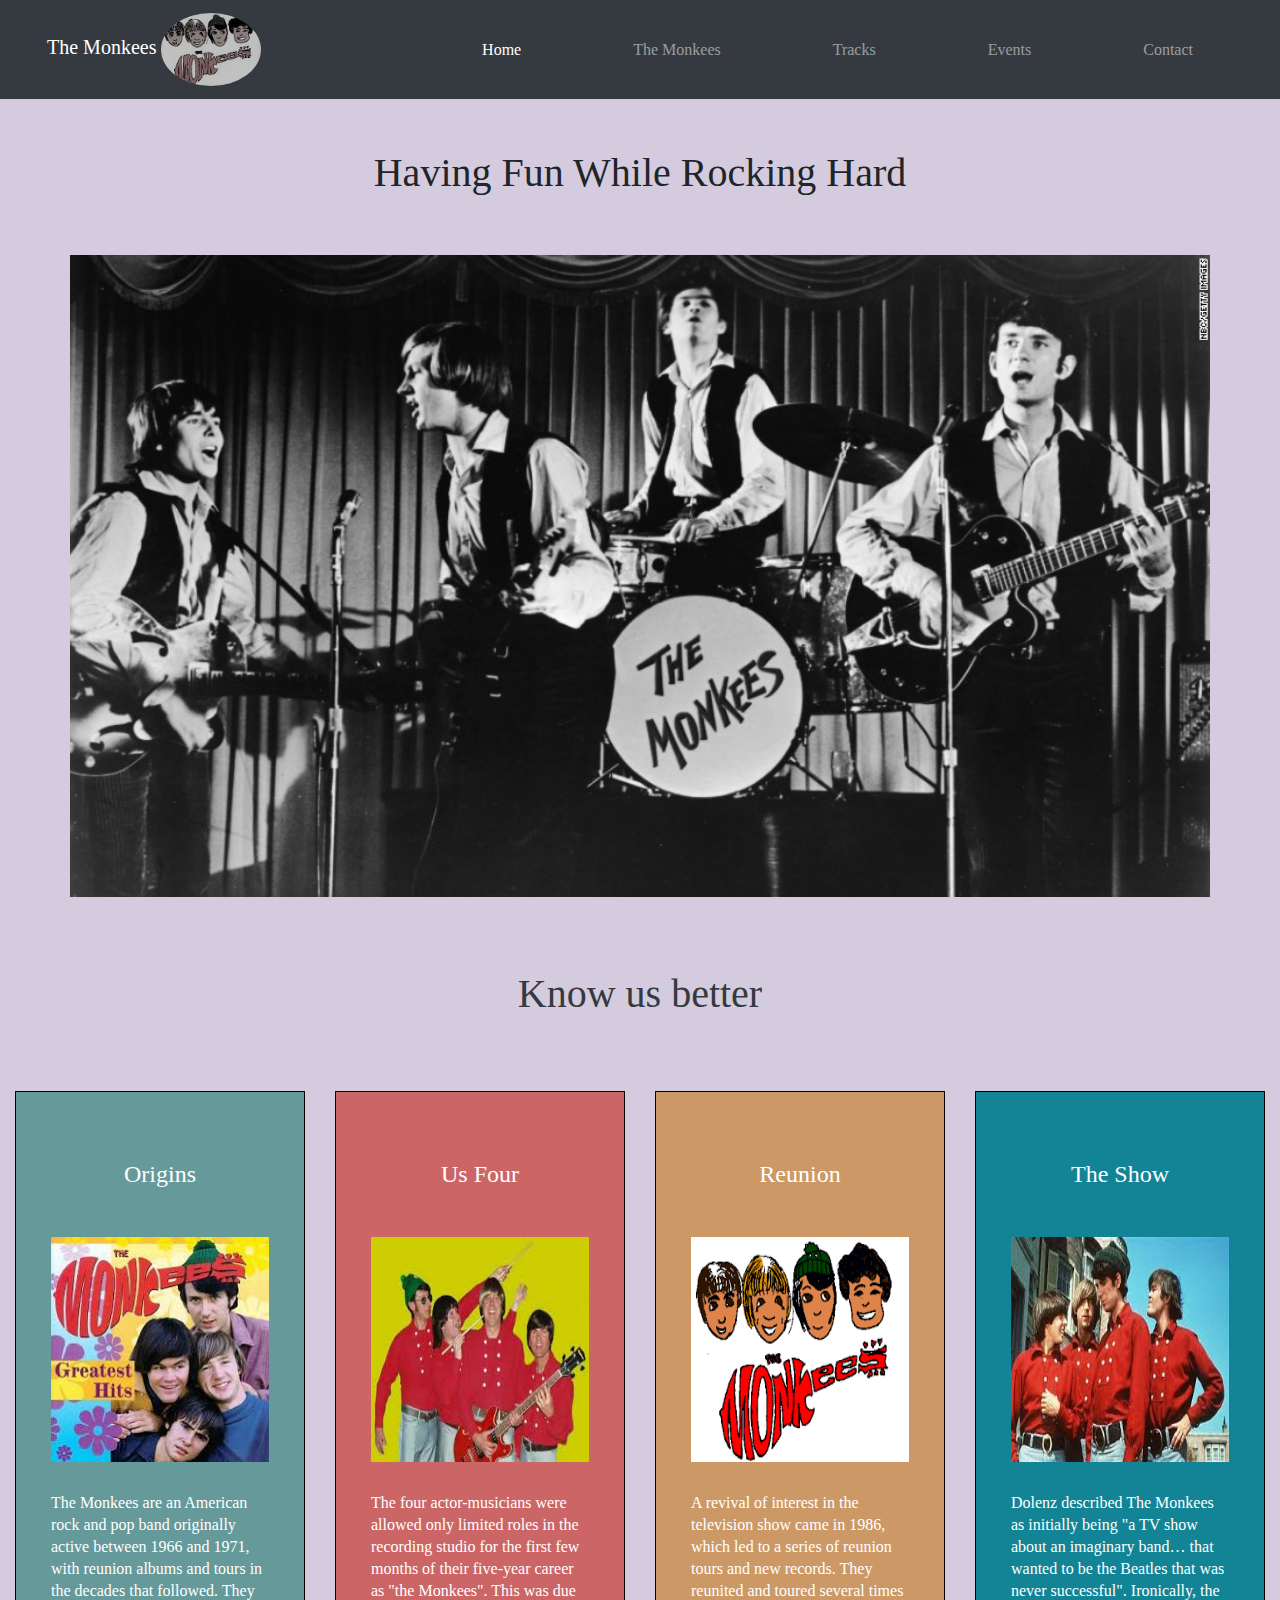
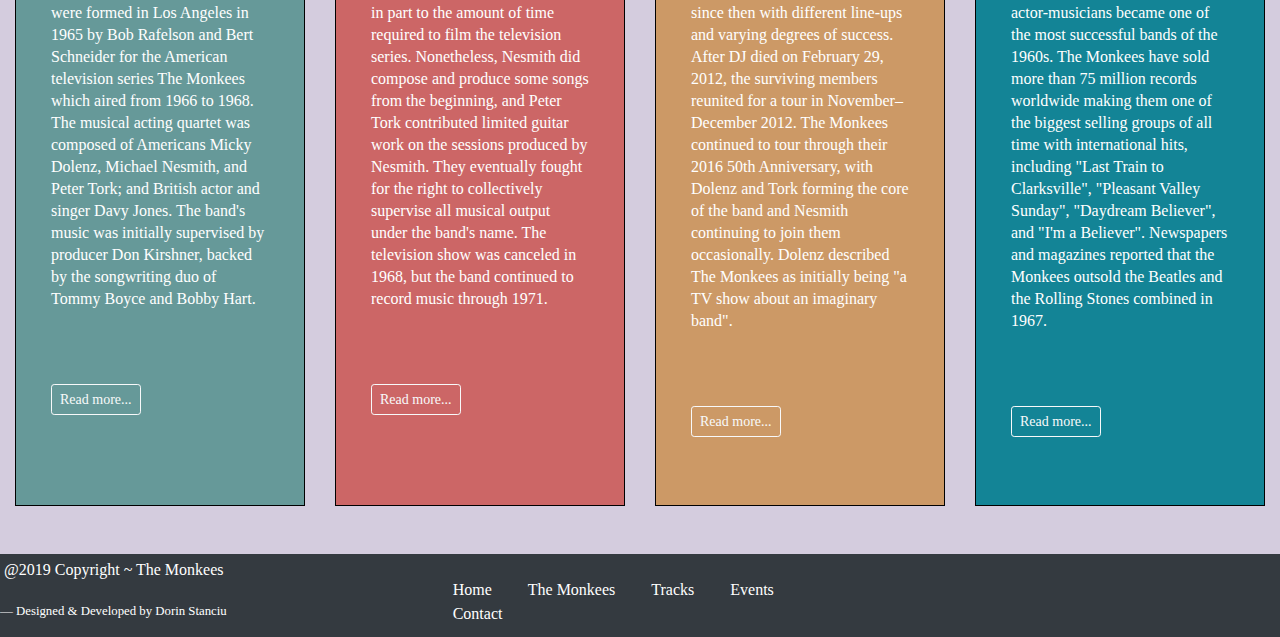
<file: index.html>
<!DOCTYPE html>
<html lang="en">
    <head>
        <meta charset="UTF-8" />
        <meta name="viewport" content="width=device-width, initial-scale=1.0">
        <meta http-equiv="X-UA-Compatible" content="ie=edge">
        <link href="css/bootstrap.min.css" rel="stylesheet">
        <link href="https://stackpath.bootstrapcdn.com/bootstrap/4.2.1/css/bootstrap.min.css" rel="stylesheet">
        <link href="https://fonts.googleapis.com/css?family=Srisakdi" rel="stylesheet">
        <link href="https://fonts.googleapis.com/css?family=KoHo" rel="stylesheet">
        <link rel="stylesheet" href="https://use.fontawesome.com/releases/v5.5.0/css/all.css" integrity="sha384-B4dIYHKNBt8Bc12p+WXckhzcICo0wtJAoU8YZTY5qE0Id1GSseTk6S+L3BlXeVIU" crossorigin="anonymous">
        <link rel="stylesheet" href="css/style.css" type="text/css">

        <title>The Monkees</title>
    </head>
        <body class="body">
        <nav class = "navbar navbar-expand-md navbar-dark bg-dark">
            <button class="navbar-toggler" type="button" data-toggle="collapse" data-target="#navbarsExampleDefault" aria-controls="navbarsExampleDefault" aria-expanded="false" aria-label="Toggle navigation">
                <span class="navbar-toggler-icon"></span>
            </button>
            <div class="container-fluid">
                <div class = "collapse navbar-collapse" id="navbarsExampleDefault">
                    <a href = "index.html" class = "navbar navbar-brand">The Monkees
                    <img src="images/cover2.jpg" class="logo"></a>
                    <ul class = "navbar-nav ml-auto">
                        <li class = "nav-item my-3 mx-5">
                            <a href = "index.html" class = "nav-link active">Home</a>
                        </li>
                        <li class = "nav-item my-3 mx-5">
                            <a href = "the-monkees.html" class = "nav-link">The Monkees</a>
                        </li>
                        <li class = "nav-item mt-3 mx-5">
                            <a href = "tracks.html" class = "nav-link">Tracks</a>
                        </li>
                        <li class="nav-item my-3 mx-5">
                            <a href="events.html" class="nav-link">Events</a>
                        </li>
                        <li class = "nav-item my-3 mx-5">
                            <a href = "contact.html" class = "nav-link">Contact</a>
                        </li>
                    </ul>
                </div>
            </div>
        </nav>


        <div class="container">
            <h1 class="header text-center home-header1">Having Fun While Rocking Hard</h1>
            <div class="row bg-light">
                <img src="images/monkees.jpg" class="col-sm-12 p-0"style="height:50%;">
            </div> <!-- ending row -->
        </div> <!-- ending container-fluid -->

        <div class="container-fluid mt-5 text-white mb-5">
            <div class="row">
                    <h1 class="col-sm-12 text-sm-center text-dark text-center mb-5 home-header2">Know us better</h1>
            </div><!-- ending row -->


            <div class="card-deck mb-5">

                <div class="card col-sm-12 col-md-6 col-lg-3 origins">
                    <div class="card-body">
                        <h3 class="card-title text-center m-5">Origins</h3>
                        <img src="images/cover.jpg" class="img-fluid image-index">
                        <p class="card-text">The Monkees are an American rock and pop band originally active between 1966 and 1971, with reunion albums and tours in the decades that followed.
                        They were formed in Los Angeles in 1965 by Bob Rafelson and Bert Schneider for the American television series The Monkees which aired from 1966 to 1968.
                        The musical acting quartet was composed of Americans Micky Dolenz, Michael Nesmith, and Peter Tork; and British actor and singer Davy Jones.
                        The band's music was initially supervised by producer Don Kirshner, backed by the songwriting duo of Tommy Boyce and Bobby Hart.</p>
                        <a href = "https://en.wikipedia.org/wiki/The_Monkees#cite_note-FOOTNOTEGilliland1969show_44," class="card-link btn btn-outline-light btn-sm my-5"  target = "_blank">Read more...</a>
                    </div> <!-- ending card-body -->
                </div><!-- ending card -->

                <div class="card col-sm-12 col-md-6 col-lg-3 us-four">
                    <div class="card-body">
                        <h3 class="card-title text-center m-5"> Us Four</h3>
                        <img src="images/cover1.jpg" class="img-fluid image-index">
                        <p class="card-text">The four actor-musicians were allowed only limited roles in the recording studio for the first few months of their five-year career as "the Monkees".
                            This was due in part to the amount of time required to film the television series.
                            Nonetheless, Nesmith did compose and produce some songs from the beginning, and Peter Tork contributed limited guitar work on the sessions produced by Nesmith.
                            They eventually fought for the right to collectively supervise all musical output under the band's name.
                            The television show was canceled in 1968, but the band continued to record music through 1971.</p>
                        <a href = "https://en.wikipedia.org/wiki/The_Monkees#cite_note-FOOTNOTEGilliland1969show_44," class="card-link btn btn-outline-light btn-sm my-5"  target = "_blank">Read more...</a>
                    </div><!-- ending card-body -->
                </div><!-- ending card -->

                <div class="card col-sm-12 col-md-6 col-lg-3 reunion">
                    <div class="card-body">
                        <h3 class="card-title text-center m-5">Reunion</h3>
                        <img src="images/cover2.png" class="img-fluid image-index">
                        <p class="card-text">A revival of interest in the television show came in 1986, which led to a series of reunion tours and new records.
                            They reunited and toured several times since then with different line-ups and varying degrees of success.
                            After DJ died on February 29, 2012, the surviving members reunited for a tour in November–December 2012.
                            The Monkees continued to tour through their 2016 50th Anniversary, with Dolenz and Tork forming the core of the band and Nesmith continuing to join them occasionally.
                            Dolenz described The Monkees as initially being "a TV show about an imaginary band".</p>
                        <a href = "https://en.wikipedia.org/wiki/The_Monkees#cite_note-FOOTNOTEGilliland1969show_44," class="card-link btn btn-outline-light btn-sm my-5"  target = "_blank">Read more...</a>
                    </div><!-- ending card-body -->
                </div><!-- ending card -->

                <div class="card col-sm-12 col-md-6 col-lg-3 the-show">
                    <div class="card-body">
                        <h3 class="card-title text-center m-5">The Show</h3>
                        <img src="images/cover3.jpg" class="img-fluid image-index">
                        <p class="card-text">Dolenz described The Monkees as initially being "a TV show about an imaginary band… that wanted to be the Beatles that was never successful".
                            Ironically, the actor-musicians became one of the most successful bands of the 1960s.
                            The Monkees have sold more than 75 million records worldwide making them one of the biggest selling groups of all time with international hits,
                            including "Last Train to Clarksville", "Pleasant Valley Sunday", "Daydream Believer", and "I'm a Believer".
                            Newspapers and magazines reported that the Monkees outsold the Beatles and the Rolling Stones combined in 1967.</p>
                        <a href = "https://en.wikipedia.org/wiki/The_Monkees#cite_note-FOOTNOTEGilliland1969show_44," class="card-link btn btn-outline-light btn-sm my-5"  target = "_blank">Read more...</a>
                    </div><!-- ending card-body -->
                </div> <!-- ending card -->
            </div><!-- ending container-fluid -->
        </div>
            <div class="footer bg-dark">
                <div class="row">
                    <div class="col-sm-4">
                        <p class="text text-white p-1">@2019 Copyright ~ The Monkees</p>
                        <blockquote class="blockquote-footer text-white">Designed & Developed by Dorin Stanciu</blockquote>
                    </div>
                    <div class="col-sm-4 mt-4">
                        <a href="#" class="text text-white m-3">Home</a>
                        <a href="#" class="text text-white m-3">The Monkees</a>
                        <a href="#" class="text text-white m-3">Tracks</a>
                        <a href="#" class="text text-white m-3">Events</a>
                        <a href="#" class="text text-white m-3">Contact</a>
                    </div>
                    <div class="col-sm-4 float-right">
                        <a href="#"><i class="fab fa-facebook-f fa-2x m-3 text-white"></i></a>
                        <a href="#"><i class="fab fa-twitter fa-2x m-3 text-white"></i></a>
                        <a href="#"><i class="fab fa-instagram fa-2x m-3 text-white"></i></a>
                    </div>
                </div>
            </div>

        <!-- JQuery , Cloudflare, Bootstrap -->
        <script src="https://code.jquery.com/jquery-3.3.1.slim.min.js" integrity="sha384-q8i/X+965DzO0rT7abK41JStQIAqVgRVzpbzo5smXKp4YfRvH+8abtTE1Pi6jizo" crossorigin="anonymous"></script>
        <script src="https://cdnjs.cloudflare.com/ajax/libs/popper.js/1.14.6/umd/popper.min.js" integrity="sha384-wHAiFfRlMFy6i5SRaxvfOCifBUQy1xHdJ/yoi7FRNXMRBu5WHdZYu1hA6ZOblgut" crossorigin="anonymous"></script>
        <script src="https://stackpath.bootstrapcdn.com/bootstrap/4.2.1/js/bootstrap.min.js" integrity="sha384-B0UglyR+jN6CkvvICOB2joaf5I4l3gm9GU6Hc1og6Ls7i6U/mkkaduKaBhlAXv9k" crossorigin="anonymous"></script>

        </body>
</html>
</file>
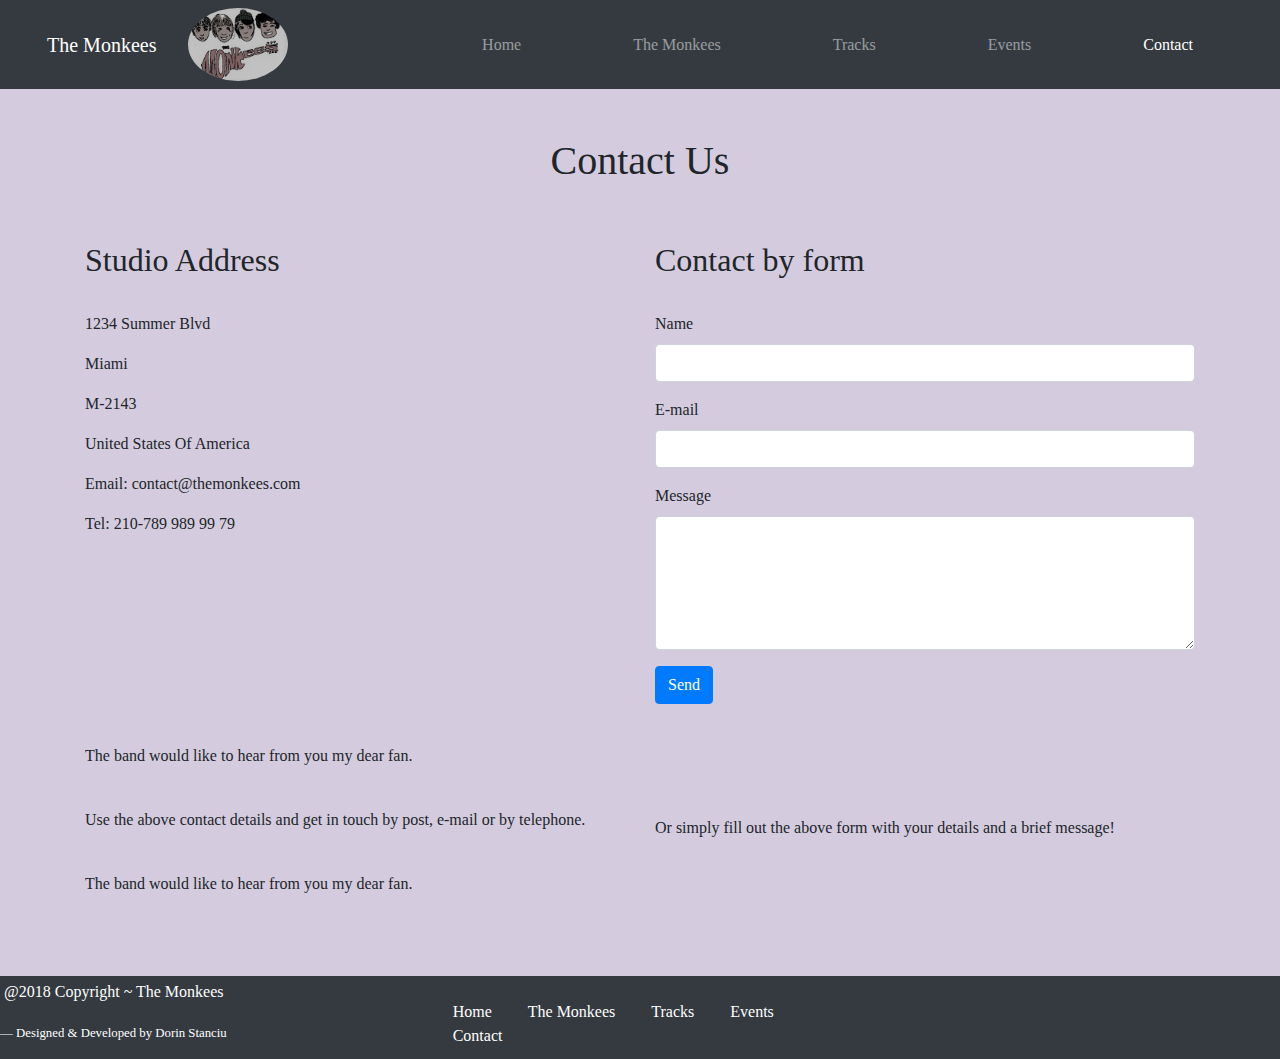
<file: contact.html>
<!DOCTYPE html>
    <html lang="en">
    <head>
        <meta charset="UTF-8" />
        <meta name="viewport" content="width=, initial-scale=1.0">
        <meta http-equiv="X-UA-Compatible" content="ie=edge">
        <link href="css/bootstrap.min.css" rel="stylesheet">
        <link href="https://fonts.googleapis.com/css?family=Srisakdi" rel="stylesheet">
        <link href="https://fonts.googleapis.com/css?family=KoHo" rel="stylesheet">
        <link rel="stylesheet" href="https://use.fontawesome.com/releases/v5.5.0/css/all.css" integrity="sha384-B4dIYHKNBt8Bc12p+WXckhzcICo0wtJAoU8YZTY5qE0Id1GSseTk6S+L3BlXeVIU" crossorigin="anonymous">
        <link rel="stylesheet" href="css/style.css" type="text/css">
        <script src="https://code.jquery.com/jquery-3.3.1.slim.min.js" integrity="sha384-q8i/X+965DzO0rT7abK41JStQIAqVgRVzpbzo5smXKp4YfRvH+8abtTE1Pi6jizo" crossorigin="anonymous"></script>
        <script src="https://cdnjs.cloudflare.com/ajax/libs/popper.js/1.14.6/umd/popper.min.js" integrity="sha384-wHAiFfRlMFy6i5SRaxvfOCifBUQy1xHdJ/yoi7FRNXMRBu5WHdZYu1hA6ZOblgut" crossorigin="anonymous"></script>
        <script src="https://stackpath.bootstrapcdn.com/bootstrap/4.2.1/js/bootstrap.min.js" integrity="sha384-B0UglyR+jN6CkvvICOB2joaf5I4l3gm9GU6Hc1og6Ls7i6U/mkkaduKaBhlAXv9k" crossorigin="anonymous"></script>
        <title>The Monkees</title>
    </head>
    <body class="body">
    <nav class = "navbar navbar-expand-md navbar-dark bg-dark">
        <button class="navbar-toggler" type="button" data-toggle="collapse" data-target="#navbarsExampleDefault" aria-controls="navbarsExampleDefault" aria-expanded="false" aria-label="Toggle navigation">
            <span class="navbar-toggler-icon"></span>
        </button>
        <div class="container-fluid">
            <div class = "collapse navbar-collapse" id="navbarsExampleDefault">
                <a href = "#" class = "navbar navbar-brand">The Monkees</a>
                <img src="images/cover2.jpg" class="logo">
                <ul class = "navbar-nav ml-auto">
                    <li class = "nav-item my-3 mx-5">
                        <a href = "index.html" class = "nav-link">Home</a>
                    </li>
                    <li class = "nav-item my-3 mx-5">
                        <a href = "the-monkees.html" class = "nav-link">The Monkees</a>
                    </li>
                    <li class = "nav-item mt-3 mx-5">
                        <a href = "tracks.html" class = "nav-link">Tracks</a>
                    </li>
                    <li class="nav-item my-3 mx-5">
                        <a href="events.html" class="nav-link">Events</a>
                    </li>
                    <li class = "nav-item my-3 mx-5">
                        <a href = "contact.html" class = "nav-link active">Contact</a>
                    </li>
                </ul>
            </div>
        </div>
    </nav>

    <div class="container">
        <h1 class="text-center p-5">Contact Us</h1>

        <div class="row">
            <div class="col-sm-6">
                <address>
                    <h2 class="header">Studio Address</h2>
                    <br>
                    <p>1234 Summer Blvd</p>
                    <p>Miami</p>
                    <p>M-2143</p>
                    <p>United States Of America</p>
                    <p>Email: contact@themonkees.com</p>
                    <p>Tel: 210-789 989 99 79</p>
                    <br><br><br><br><br><br><br><br>
                    <p>The band would like to hear from you my dear fan.</p>
                    <br>
                    <p>Use the above contact details and get in touch by post, e-mail or by telephone.</p>
                    <br>
                    <p>The band would like to hear from you my dear fan.</p>
                    <br><br>
                </address>

            </div>
            <div class="col-sm-6">
                <h2 class="header">Contact by form</h2>
                <br>
                <div class="form-group">
                    <label>Name</label>
                    <input type="text" class="form-control">
                </div>
                <div class="form-group">
                    <label>E-mail</label>
                    <input type="email" class="form-control" name="email">
                </div>
                <div class="form-group">
                    <label>Message</label>
                    <textarea class="form-control" rows="5"></textarea>
                </div>
                <div class="form-group">
                    <button type="submit" class="btn btn-primary">Send</button>
                </div>
                <br><br><br><br>
                <p>Or simply fill out the above form with your details and a brief message!</p><br>
            </div>
        </div>
    </div>

    <div class="footer bg-dark">
        <div class="row">
            <div class="col-sm-4">
                <p class="text text-white p-1">@2018 Copyright ~ The Monkees</p>
                <blockquote class="blockquote-footer text-white">Designed & Developed by Dorin Stanciu</blockquote>
            </div>
            <div class="col-sm-4 mt-4">
                <a href="#" class="text text-white m-3">Home</a>
                <a href="#" class="text text-white m-3">The Monkees</a>
                <a href="#" class="text text-white m-3">Tracks</a>
                <a href="#" class="text text-white m-3">Events</a>
                <a href="#" class="text text-white m-3">Contact</a>
            </div>
            <div class="col-sm-4 float-right">
                <a href="#"><i class="fab fa-facebook-f fa-2x m-3 text-white"></i></a>
                <a href="#"><i class="fab fa-twitter fa-2x m-3 text-white"></i></a>
                <a href="#"><i class="fab fa-instagram fa-2x m-3 text-white"></i></a>
            </div>
        </div>
    </div>



    </body>
    </html>
</file>
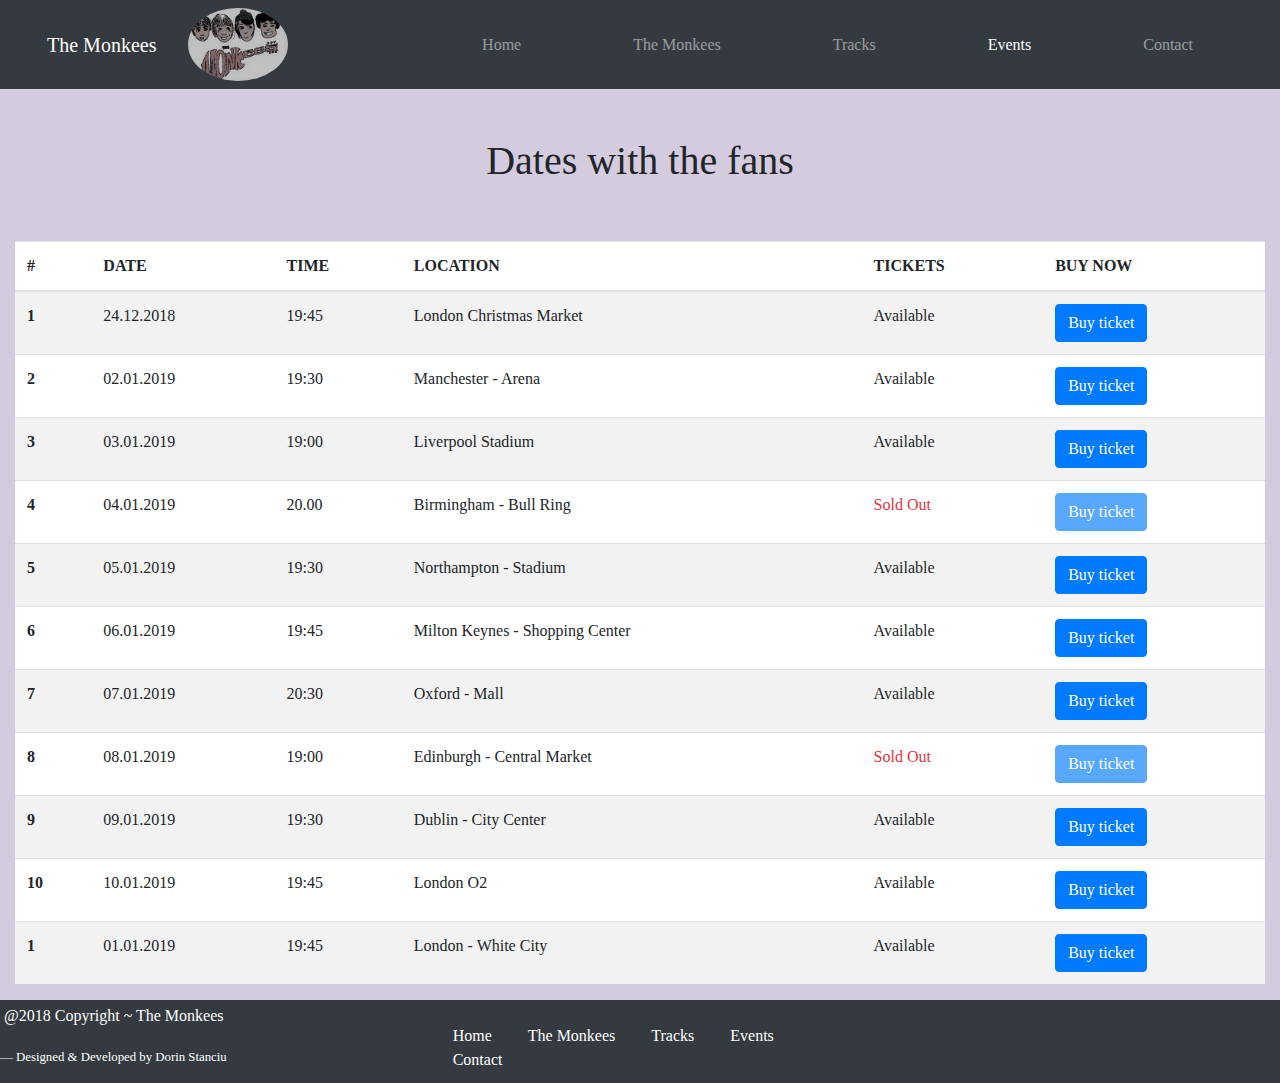
<file: events.html>
<!DOCTYPE html>
    <html lang="en">
    <head>
        <meta charset="UTF-8" />
        <meta name="viewport" content="width=, initial-scale=1.0">
        <meta http-equiv="X-UA-Compatible" content="ie=edge">
        <link href="css/bootstrap.min.css" rel="stylesheet">
        <link href="https://fonts.googleapis.com/css?family=Srisakdi" rel="stylesheet">
        <link href="https://fonts.googleapis.com/css?family=KoHo" rel="stylesheet">
        <link rel="stylesheet" href="https://use.fontawesome.com/releases/v5.5.0/css/all.css" integrity="sha384-B4dIYHKNBt8Bc12p+WXckhzcICo0wtJAoU8YZTY5qE0Id1GSseTk6S+L3BlXeVIU" crossorigin="anonymous">
        <link rel="stylesheet" href="css/style.css" type="text/css">
        <script src="https://code.jquery.com/jquery-3.3.1.slim.min.js" integrity="sha384-q8i/X+965DzO0rT7abK41JStQIAqVgRVzpbzo5smXKp4YfRvH+8abtTE1Pi6jizo" crossorigin="anonymous"></script>
        <script src="https://cdnjs.cloudflare.com/ajax/libs/popper.js/1.14.6/umd/popper.min.js" integrity="sha384-wHAiFfRlMFy6i5SRaxvfOCifBUQy1xHdJ/yoi7FRNXMRBu5WHdZYu1hA6ZOblgut" crossorigin="anonymous"></script>
        <script src="https://stackpath.bootstrapcdn.com/bootstrap/4.2.1/js/bootstrap.min.js" integrity="sha384-B0UglyR+jN6CkvvICOB2joaf5I4l3gm9GU6Hc1og6Ls7i6U/mkkaduKaBhlAXv9k" crossorigin="anonymous"></script>
        <title>The Monkees</title>
    </head>
    <body class="body">
    <nav class = "navbar navbar-expand-md navbar-dark bg-dark">
        <button class="navbar-toggler" type="button" data-toggle="collapse" data-target="#navbarsExampleDefault" aria-controls="navbarsExampleDefault" aria-expanded="false" aria-label="Toggle navigation">
            <span class="navbar-toggler-icon"></span>
        </button>
        <div class="container-fluid">
            <div class = "collapse navbar-collapse" id="navbarsExampleDefault">
                <a href = "#" class = "navbar navbar-brand">The Monkees</a>
                <img src="images/cover2.jpg" class="logo">
                <ul class = "navbar-nav ml-auto">
                    <li class = "nav-item my-3 mx-5">
                        <a href = "index.html" class = "nav-link">Home</a>
                    </li>
                    <li class = "nav-item my-3 mx-5">
                        <a href = "the-monkees.html" class = "nav-link">The Monkees</a>
                    </li>
                    <li class = "nav-item mt-3 mx-5">
                        <a href = "tracks.html" class = "nav-link">Tracks</a>
                    </li>
                    <li class="nav-item my-3 mx-5">
                        <a href="events.html" class="nav-link active">Events</a>
                    </li>
                    <li class = "nav-item my-3 mx-5">
                        <a href = "contact.html" class = "nav-link">Contact</a>
                    </li>
                </ul>
            </div>
        </div>
    </nav>

    <h1 class="text-center p-5">Dates with the fans</h1>
    <div class="container-fluid">
        <div class = "table">
            <table class="table table-striped center-row">
                <thead>
                <tr>
                    <th scope="col">#</th>
                    <th scope="col">DATE</th>
                    <th scope="col">TIME</th>
                    <th scope="col">LOCATION</th>
                    <th scope="col">TICKETS</th>
                    <th scope="col">BUY NOW</th>
                </tr>
                </thead>
                <tbody>
                <tr>
                    <th scope="row">1</th>
                    <td>24.12.2018</td>
                    <td>19:45</td>
                    <td>London Christmas Market</td>
                    <td>Available</td>
                    <td><button class="btn btn-primary">Buy ticket</button></td>
                </tr>
                <tr>
                    <th scope="row">2</th>
                    <td>02.01.2019</td>
                    <td>19:30</td>
                    <td>Manchester - Arena</td>
                    <td>Available</td>
                    <td><button class="btn btn-primary">Buy ticket</button></td>
                </tr>
                <tr>
                    <th scope="row">3</th>
                    <td>03.01.2019</td>
                    <td>19:00</td>
                    <td>Liverpool Stadium</td>
                    <td>Available</td>
                    <td><button class="btn btn-primary">Buy ticket</button></td>
                </tr>
                <tr>
                    <th scope="row">4</th>
                    <td>04.01.2019</td>
                    <td>20.00</td>
                    <td>Birmingham - Bull Ring</td>
                    <td class="text-danger">Sold Out</td>
                    <td><button class="btn btn-primary disabled">Buy ticket</button></td>
                </tr>
                <tr>
                    <th scope="row">5</th>
                    <td>05.01.2019</td>
                    <td>19:30</td>
                    <td>Northampton - Stadium</td>
                    <td>Available</td>
                    <td><button class="btn btn-primary">Buy ticket</button></td>
                </tr>
                <tr>
                    <th scope="row">6</th>
                    <td>06.01.2019</td>
                    <td>19:45</td>
                    <td>Milton Keynes - Shopping Center</td>
                    <td>Available</td>
                    <td><button class="btn btn-primary">Buy ticket</button></td>
                </tr>
                <tr>
                    <th scope="row">7</th>
                    <td>07.01.2019</td>
                    <td>20:30</td>
                    <td>Oxford - Mall</td>
                    <td>Available</td>
                    <td><button class="btn btn-primary">Buy ticket</button></td>
                </tr>
                <tr>
                    <th scope="row">8</th>
                    <td>08.01.2019</td>
                    <td>19:00</td>
                    <td>Edinburgh - Central Market</td>
                    <td class="text-danger">Sold Out</td>
                    <td><button class="btn btn-primary disabled">Buy ticket</button></td>
                </tr>
                <tr>
                    <th scope="row">9</th>
                    <td>09.01.2019</td>
                    <td>19:30</td>
                    <td>Dublin - City Center</td>
                    <td>Available</td>
                    <td><button class="btn btn-primary">Buy ticket</button></td>
                </tr>
                <tr>
                    <th scope="row">10</th>
                    <td>10.01.2019</td>
                    <td>19:45</td>
                    <td>London O2</td>
                    <td>Available</td>
                    <td><button class="btn btn-primary">Buy ticket</button></td>
                </tr>
                <tr>
                    <th scope="row">1</th>
                    <td>01.01.2019</td>
                    <td>19:45</td>
                    <td>London - White City</td>
                    <td>Available</td>
                    <td><button class="btn btn-primary">Buy ticket</button></td>
                </tr>
                </tbody>
            </table>
        </div>
    </div>


    <div class="footer bg-dark">
        <div class="row">
            <div class="col-sm-4">
                <p class="text text-white p-1">@2018 Copyright ~ The Monkees</p>
                <blockquote class="blockquote-footer text-white">Designed & Developed by Dorin Stanciu</blockquote>
            </div>
            <div class="col-sm-4 mt-4">
                <a href="#" class="text text-white m-3">Home</a>
                <a href="#" class="text text-white m-3">The Monkees</a>
                <a href="#" class="text text-white m-3">Tracks</a>
                <a href="#" class="text text-white m-3">Events</a>
                <a href="#" class="text text-white m-3">Contact</a>
            </div>
            <div class="col-sm-4 float-right">
                <a href="#"><i class="fab fa-facebook-f fa-2x m-3 text-white"></i></a>
                <a href="#"><i class="fab fa-twitter fa-2x m-3 text-white"></i></a>
                <a href="#"><i class="fab fa-instagram fa-2x m-3 text-white"></i></a>
            </div>
        </div>
    </div>
    </body>
</html>
</file>
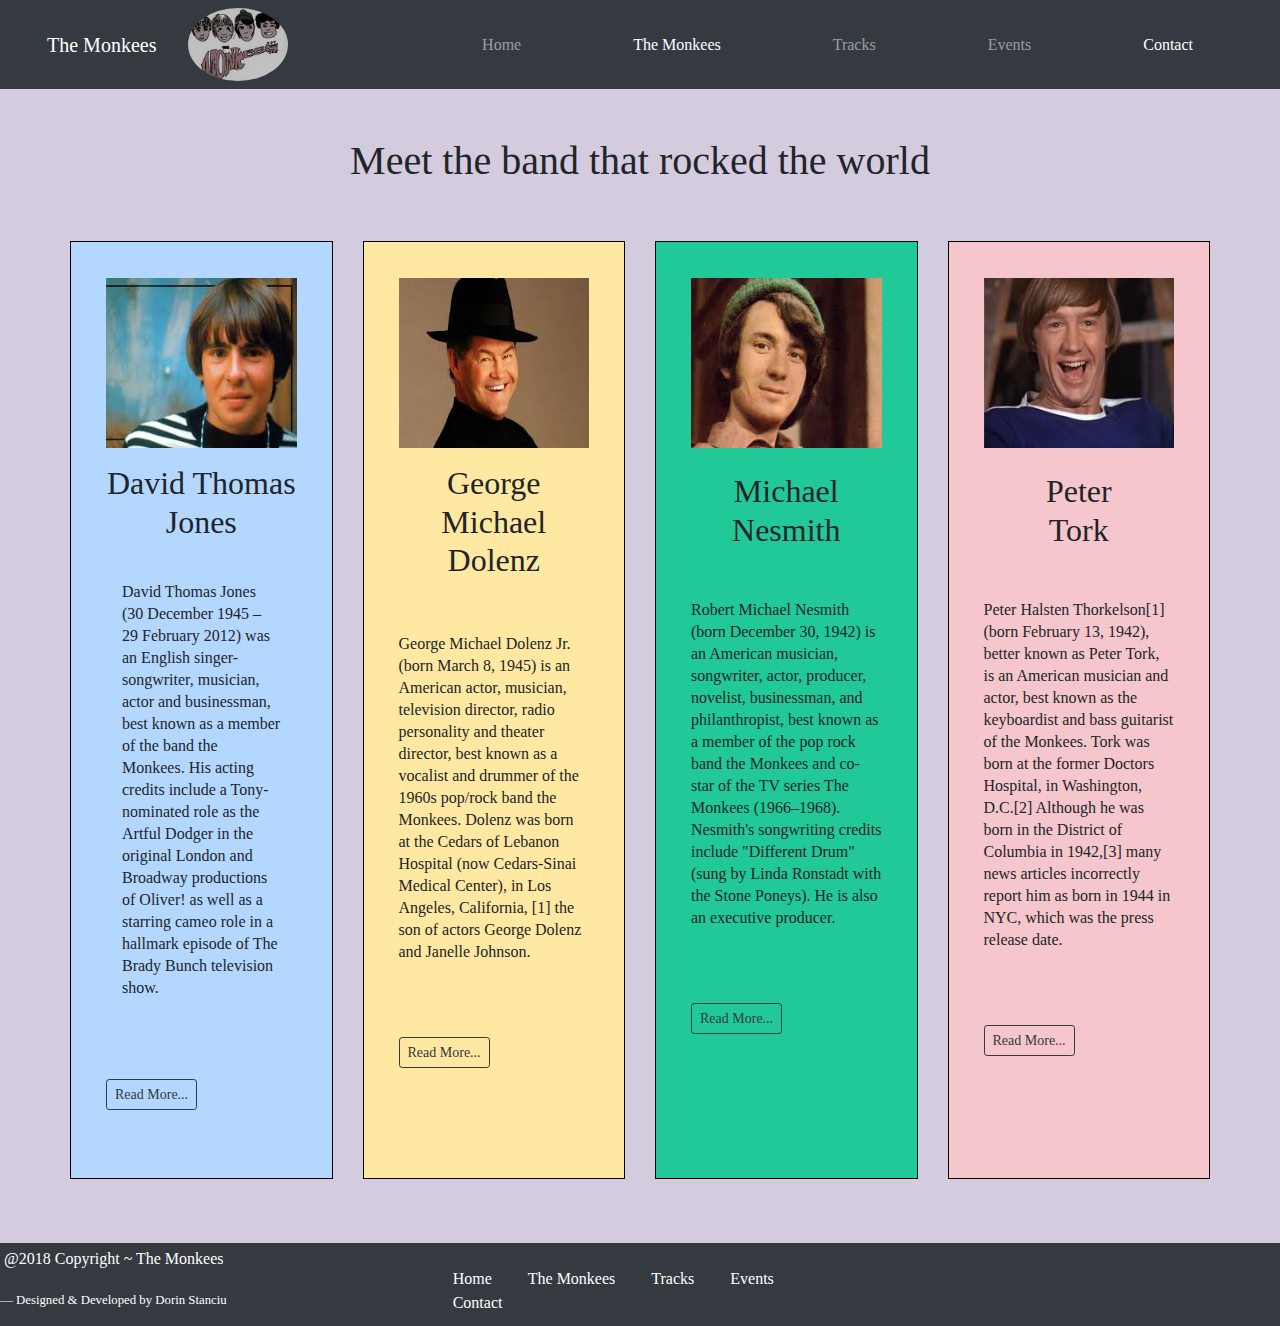
<file: the-monkees.html>
<!DOCTYPE html>
    <html lang="en">
    <head>
        <meta charset="UTF-8" />
        <meta name="viewport" content="width=, initial-scale=1.0">
        <meta http-equiv="X-UA-Compatible" content="ie=edge">
        <link href="css/bootstrap.min.css" rel="stylesheet">
        <link href="https://fonts.googleapis.com/css?family=Srisakdi" rel="stylesheet">
        <link href="https://fonts.googleapis.com/css?family=KoHo" rel="stylesheet">
        <link rel="stylesheet" href="https://use.fontawesome.com/releases/v5.5.0/css/all.css" integrity="sha384-B4dIYHKNBt8Bc12p+WXckhzcICo0wtJAoU8YZTY5qE0Id1GSseTk6S+L3BlXeVIU" crossorigin="anonymous">
        <link rel="stylesheet" href="css/style.css" type="text/css">
        <script src="https://code.jquery.com/jquery-3.3.1.slim.min.js" integrity="sha384-q8i/X+965DzO0rT7abK41JStQIAqVgRVzpbzo5smXKp4YfRvH+8abtTE1Pi6jizo" crossorigin="anonymous"></script>
        <script src="https://cdnjs.cloudflare.com/ajax/libs/popper.js/1.14.6/umd/popper.min.js" integrity="sha384-wHAiFfRlMFy6i5SRaxvfOCifBUQy1xHdJ/yoi7FRNXMRBu5WHdZYu1hA6ZOblgut" crossorigin="anonymous"></script>
        <script src="https://stackpath.bootstrapcdn.com/bootstrap/4.2.1/js/bootstrap.min.js" integrity="sha384-B0UglyR+jN6CkvvICOB2joaf5I4l3gm9GU6Hc1og6Ls7i6U/mkkaduKaBhlAXv9k" crossorigin="anonymous"></script>
        <title>The Monkees</title>
    </head>
    <body class="body">
    <nav class = "navbar navbar-expand-md navbar-dark bg-dark">
        <button class="navbar-toggler" type="button" data-toggle="collapse" data-target="#navbarsExampleDefault" aria-controls="navbarsExampleDefault" aria-expanded="false" aria-label="Toggle navigation">
            <span class="navbar-toggler-icon"></span>
        </button>
        <div class="container-fluid">
            <div class = "collapse navbar-collapse" id="navbarsExampleDefault">
                <a href = "#" class = "navbar navbar-brand">The Monkees</a>
                <img src="images/cover2.jpg" class="logo">
                <ul class = "navbar-nav ml-auto">
                    <li class = "nav-item my-3 mx-5">
                        <a href = "index.html" class = "nav-link">Home</a>
                    </li>
                    <li class = "nav-item my-3 mx-5">
                        <a href = "the-monkees.html" class = "nav-link active">The Monkees</a>
                    </li>
                    <li class = "nav-item mt-3 mx-5">
                        <a href = "tracks.html" class = "nav-link">Tracks</a>
                    </li>
                    <li class="nav-item my-3 mx-5">
                        <a href="events.html" class="nav-link">Events</a>
                    </li>
                    <li class = "nav-item my-3 mx-5">
                        <a href = "contact.html" class = "nav-link active">Contact</a>
                    </li>
                </ul>
            </div>
        </div>
    </nav>

    <div class="container pb-3">
        <h1 class="text-center p-5">Meet the band that rocked the world</h1>
        <div class="row">

        <!-- About David Thomas Jones -->

        <div class="card-deck mb-5">
            <div class="card col-sm-3 dj">
                <div class="card-body">
                    <img src="images/dj.jpg" class="img-fluid mt-3" style="width: 300px; height:170px;">
                    <h2 class="card-title text-center my-3 pb-2">David Thomas Jones</h2>
                    <p class="card-text p-3" style="line-height: 22px;">David Thomas Jones (30 December 1945 – 29 February 2012) was an English singer-songwriter, musician,
                    actor and businessman, best known as a member of the band the Monkees. His acting credits include a Tony-nominated role as the
                    Artful Dodger in the original London and Broadway productions of Oliver! as well as a starring cameo role in a hallmark episode
                    of The Brady Bunch television show.</p>
                    <a href="https://en.wikipedia.org/wiki/Davy_Jones_(musician)" class="card-link btn btn-outline-dark btn-sm my-5" target="_blank">Read More...</a>
                </div>
            </div>

            <!-- About Micky Dolenz -->

            <div class="card col-sm-3 md">
                <div class="card-body">
                    <img src="images/md.jpg" class="img-fluid mt-3" style="width: 300px; height:170px;">
                    <h2 class="card-title text-center my-3 pb-2">George Michael Dolenz</h2>
                    <p class="card-text" style="line-height: 22px;">George Michael Dolenz Jr. (born March 8, 1945) is an American actor, musician, television director,
                    radio personality and theater director, best known as a vocalist and drummer of the 1960s pop/rock band the Monkees.
                    Dolenz was born at the Cedars of Lebanon Hospital (now Cedars-Sinai Medical Center), in Los Angeles, California,
                    [1] the son of actors George Dolenz and Janelle Johnson.</p>
                    <a href="https://en.wikipedia.org/wiki/Micky_Dolenz" class="card-link btn btn-outline-dark btn-sm my-5" target="_blank">Read More...</a>
                </div>
            </div>

            <!-- About Michael Nesmith -->

            <div class="card col-sm-3 pb-2 mn">
                <div class="card-body">
                    <img src="images/mn.jpg" class="img-fluid my-3" style="width: 300px; height:170px;">
                    <h2 class="card-title text-center mt-2 pb-2">Michael Nesmith</h2>
                    <p class="card-text" style="line-height: 22px;">Robert Michael Nesmith (born December 30, 1942) is an American musician, songwriter, actor, producer,
                    novelist, businessman, and philanthropist, best known as a member of the pop rock band the Monkees and co-star of the TV series
                    The Monkees (1966–1968). Nesmith's songwriting credits include "Different Drum" (sung by Linda Ronstadt with the Stone Poneys).
                    He is also an executive producer.</p>
                    <a href="https://en.wikipedia.org/wiki/Michael_Nesmith" class="card-link btn btn-outline-dark btn-sm my-5" target="_blank">Read More...</a>
                </div>
            </div>

            <!-- About Peter Tork -->

            <div class="card col-sm-3 pt">
                <div class="card-body">
                    <img src="images/pt.jpg" class="img-fluid my-3" style="width: 300px; height:170px;">
                    <h2 class="card-title text-center mt-2 pb-2">Peter <br>Tork</h2>
                    <p class="card-text" style="line-height: 22px;">Peter Halsten Thorkelson[1] (born February 13, 1942), better known as Peter Tork, is an American musician and actor,
                    best known as the keyboardist and bass guitarist of the Monkees. Tork was born at the former Doctors Hospital, in Washington, D.C.[2]
                    Although he was born in the District of Columbia in 1942,[3] many news articles incorrectly report him as born in 1944 in NYC,
                    which was the press release date.</p>
                    <a href="https://en.wikipedia.org/wiki/Peter_Tork" class="card-link btn btn-outline-dark btn-sm my-5" target="_blank">Read More...</a>
                </div>
            </div>
        </div><!-- End of card-deck -->
        </div> <!-- End of class row -->
    </div>

    <div class="footer bg-dark">
        <div class="row">
            <div class="col-sm-4">
                <p class="text text-white p-1">@2018 Copyright ~ The Monkees</p>
                <blockquote class="blockquote-footer text-white">Designed & Developed by Dorin Stanciu</blockquote>
            </div>
            <div class="col-sm-4 mt-4">
                <a href="#" class="text text-white m-3">Home</a>
                <a href="#" class="text text-white m-3">The Monkees</a>
                <a href="#" class="text text-white m-3">Tracks</a>
                <a href="#" class="text text-white m-3">Events</a>
                <a href="#" class="text text-white m-3">Contact</a>
            </div>
            <div class="col-sm-4 float-right">
                <a href="#"><i class="fab fa-facebook-f fa-2x m-3 text-white"></i></a>
                <a href="#"><i class="fab fa-twitter fa-2x m-3 text-white"></i></a>
                <a href="#"><i class="fab fa-instagram fa-2x m-3 text-white"></i></a>
            </div>
        </div>
    </div>
    </body>
</html>
</file>
<file: css/style.css>
body
{
    font-family: 'Indie Flower', cursive;
    background-color: #d4ccde;
}

.logo
{
    width: 100px;
    border-radius: 50%;
}



.card
{
    background-color: #fff;
    border: 1px solid rgba(0,0,0,125);
    border-radius:0px;
}

.origins
{
    background-color: #669999;
}

.us-four
{
    background-color: #cc6666;
}

.reunion
{
    background-color: #cc9966;
}

.the-show
{
    background-color: #138496;
}

h3.card-title
{
    font-size: 24px;
}


p.card-text
{
    padding-bottom: 10px;
    padding-top: 30px;
    line-height: 22px;
}

/* .img-fluid
{
    padding-left: 10%;
    padding-bottom: 10%;
} */

.image-index{
    width: 300px;
    height: 225px;
    display: inline-block;
    align-content: center;
}

.image-monkees{
    width: 300px;
    height: 225px;
}

.dj
{
    background-color: #b3d7ff;
}

.md
{
    background-color: #ffe8a1;
}

.mn
{
    background-color: #20c997;
}

.pt
{
    background-color: #f5c6cb;
}

.home-header1
{
    padding-top: 50px;
    padding-bottom: 50px;
}

.home-header2
{
    padding-top: 25px;
    padding-bottom: 25px;
}

footer
{
    padding: 10px;
}

.center-row
{
    vertical-align: middle;
}
</file>
